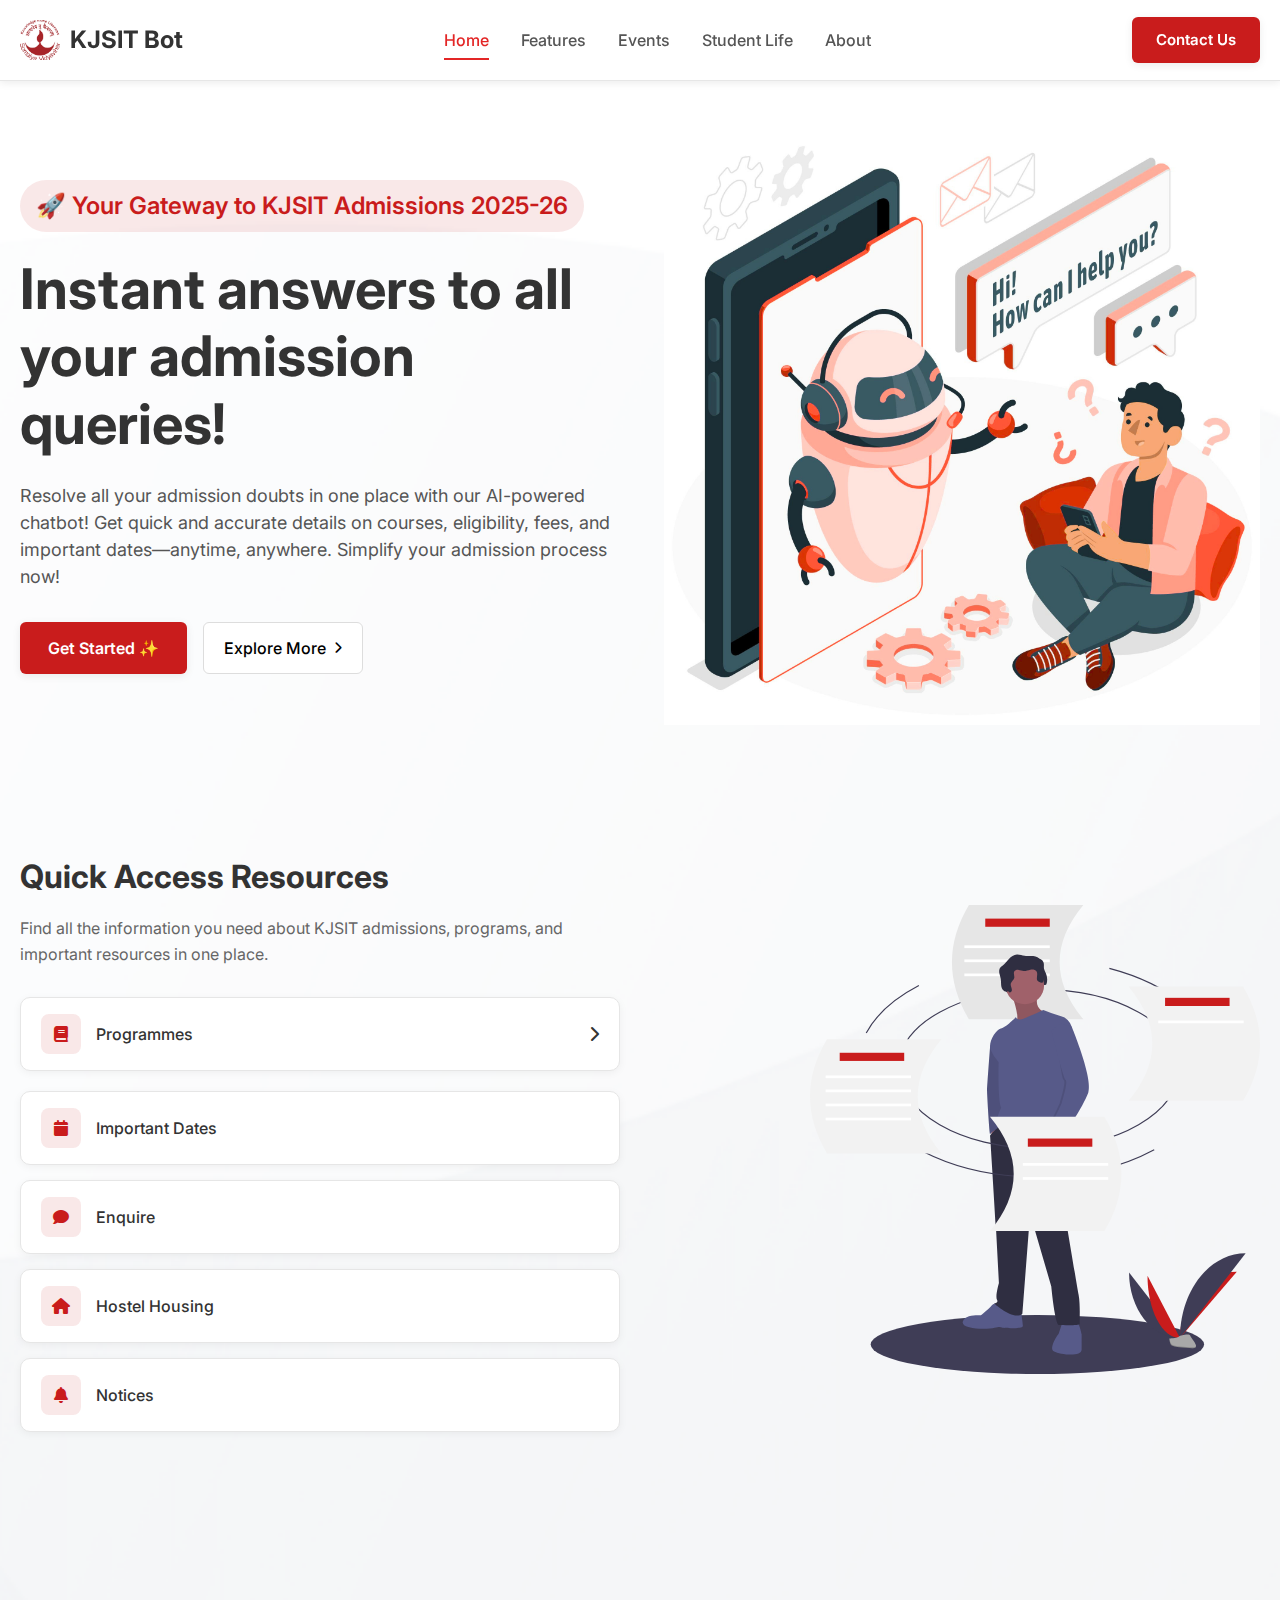
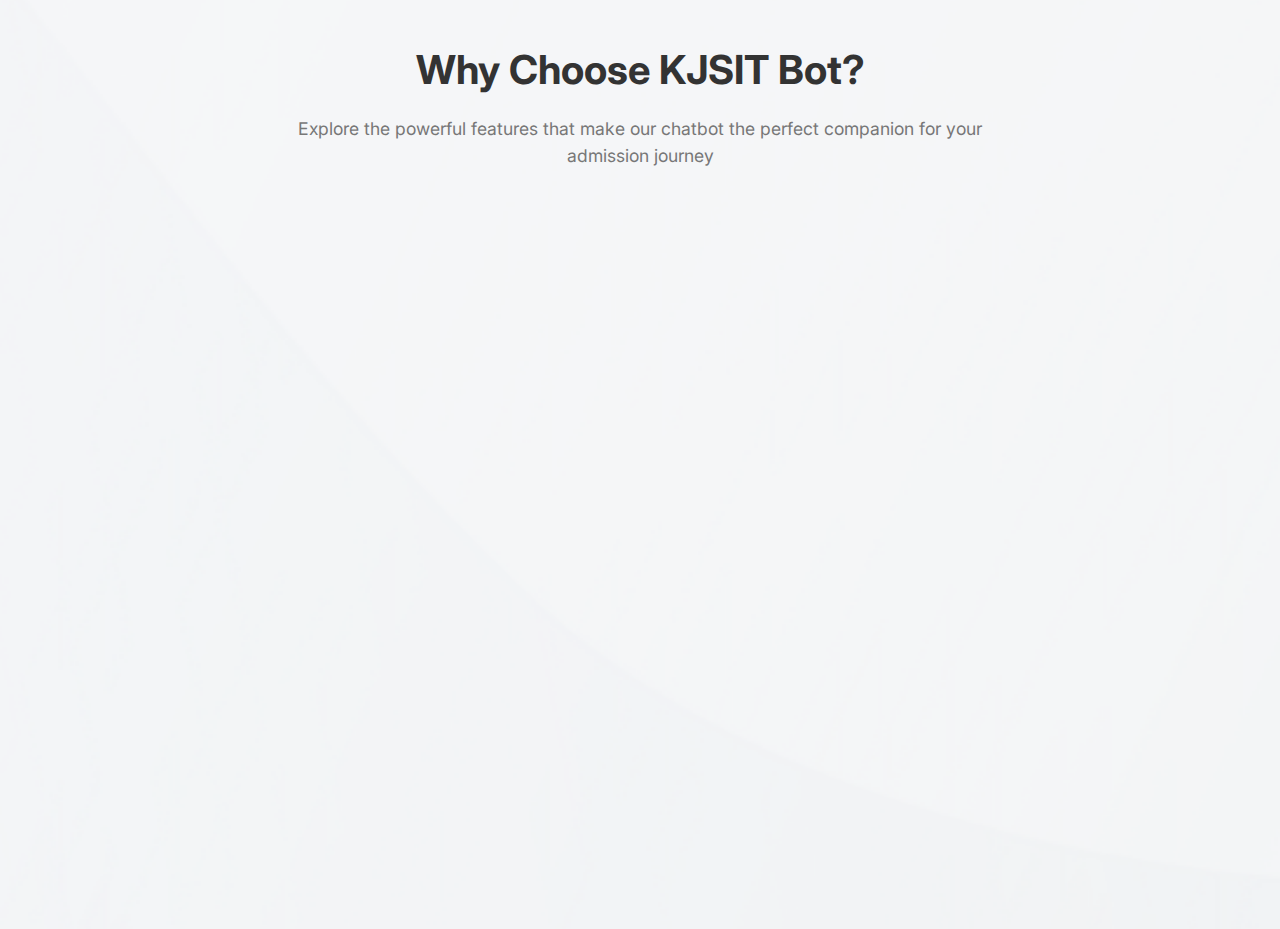
<file: index.html>
<!DOCTYPE html>
<html lang="en">

<head>
    <meta charset="UTF-8">
    <meta name="viewport" content="width=device-width, initial-scale=1.0">
    <title>KJSIT Bot - Your Admission Assistant</title>
    <link rel="stylesheet" href="style.css">
    <link rel="shortcut icon" href="./assets/logo.png" type="image/x-icon">
    <link href="https://cdnjs.cloudflare.com/ajax/libs/font-awesome/6.0.0/css/all.min.css" rel="stylesheet">
</head>

<body>
    <header class="header" id="header">
        <div class="container header-content">
            <a href="index.html" class="logo">
                <img src="./assets/logo.png" alt="KJSIT Bot Logo" class="logo-icon">
                <span class="logo-text">KJSIT Bot</span>
            </a>

            <nav class="nav">
                <a href="index.html" class="nav-link active">Home</a>
                <a href="#features" class="nav-link">Features</a>
                <a href="https://www.somaiya.edu.in/en/events-and-updates/events/" class="nav-link">Events</a>
                <a href="https://www.somaiya.edu.in/en/studentlife/" class="nav-link">Student Life</a>
                <a href="https://www.somaiya.edu.in/en/about" class="nav-link">About</a>
            </nav>

            <a href="https://kjsit.somaiya.edu.in/en/contact-us" class="contact-button">Contact Us</a>

            <button class="menu-button" id="menuToggle">
                <i class="fas fa-bars"></i>
            </button>
        </div>
    </header>

    <main class="main">
        <section class="hero">
            <div class="container">
                <div class="hero-content">
                    <div class="hero-text">
                        <div class="badge">🚀 Your Gateway to KJSIT Admissions 2025-26</div>
                        <h1 class="hero-title">Instant answers to all your admission queries!</h1>
                        <p class="hero-description">
                            Resolve all your admission doubts in one place with our AI-powered chatbot! Get quick and
                            accurate details on courses, eligibility, fees, and important dates—anytime, anywhere.
                            Simplify your admission process now!
                        </p>
                        <div class="button-group">
                            <a href="./Frontend/chatbot/chatbot.html" class="primary-button">Get Started ✨

                            </a>
                            <a href="#tour" class="secondary-button">
                                Explore More
                                <i class="fas fa-chevron-right"></i>
                            </a>
                        </div>
                    </div>
                    <div class="hero-image">
                        <img src="./assets/Rightnew.jpg" alt="KJSIT Bot Interface">
                    </div>
                </div>
            </div>
        </section>
    </main>

    <section class="program-links-section">
        <div class="container">
          <div class="program-links-wrapper">
            <div class="program-links-content">
              <div class="program-header">
                <h2 class="program-title">Quick Access Resources</h2>
                <p class="program-description">
                  Find all the information you need about KJSIT admissions, programs, and important resources in one place.
                </p>
              </div>
              
              <div class="program-links-container">
                <div class="link-category">
                  <a href="#" class="link-item">
                    <div class="link-icon">
                      <i class="fas fa-book"></i>
                    </div>
                    <span class="link-text">Programmes</span>
                    <div class="link-arrow">
                      <i class="fas fa-chevron-right"></i>
                    </div>
                  </a>
                  <div class="dropdown-menu">
                    <a href="https://kjsit.somaiya.edu.in/en/programme/computer-engineering" class="dropdown-item">Computer Engineering</a>
                    <a href="https://kjsit.somaiya.edu.in/en/programme/electronics-and-telecommunication-engineering" class="dropdown-item">Electronics and Telecommunication</a>
                    <a href="https://kjsit.somaiya.edu.in/en/programme/information-technology-engineering" class="dropdown-item">Information Technology</a>
                    <a href="https://kjsit.somaiya.edu.in/en/programme/be-in-artificial-intelligence-and-data-science" class="dropdown-item">Artificial Intelligence & Data Science</a>
                  </div>
                </div>
                
                <div class="link-category">
                  <a href="#" class="link-item">
                    <div class="link-icon">
                      <i class="fas fa-calendar"></i>
                    </div>
                    <span class="link-text">Important Dates</span>
                  </a>
                </div>
                
                <div class="link-category">
                  <a href="#" class="link-item">
                    <div class="link-icon">
                      <i class="fas fa-comment"></i>
                    </div>
                    <span class="link-text">Enquire</span>
                  </a>
                </div>
                
                <div class="link-category">
                  <a href="https://www.somaiya.edu.in/en/hostel-housing/" class="link-item">
                    <div class="link-icon">
                      <i class="fas fa-home"></i>
                    </div>
                    <span class="link-text">Hostel Housing</span>
                  </a>
                </div>
                
                <div class="link-category">
                  <a href="https://kjsit.somaiya.edu.in/en/notices/" class="link-item">
                    <div class="link-icon">
                      <i class="fas fa-bell"></i>
                    </div>
                    <span class="link-text">Notices</span>
                  </a>
                </div>
              </div>
            </div>
            
            <div class="program-links-image">
              <div class="image-glow"></div>
              <img src="./assets/undraw_memory-storage_x93l.svg" alt="Information Resources">
            </div>
          </div>
        </div>
      </section>

    
    

    <!-- Features Section -->
    <div class="featuresMain">
        <section id="features" class="features-section">
            <div class="section-header">
                <h2 class="features-title">Why Choose KJSIT Bot?</h2>
                <p class="features-description">Explore the powerful features that make our chatbot the perfect
                    companion for your admission journey</p>
            </div>

            <div class="features-container">
                <!-- Feature Card 1 -->
                <div class="feature-card">
                    <div class="feature-icon">
                        <i class="fas fa-clock"></i>
                    </div>
                    <h3 class="feature-card-title">24/7 Availability</h3>
                    <p class="feature-card-description">Get your questions answered anytime, day or night, without
                        waiting for office hours.</p>
                </div>

                <!-- Feature Card 2 -->
                <div class="feature-card">
                    <div class="feature-icon">
                        <i class="fas fa-robot"></i>
                    </div>
                    <h3 class="feature-card-title">AI-Powered Responses</h3>
                    <p class="feature-card-description">Our advanced AI provides accurate, up-to-date information about
                        KJSIT admissions.</p>
                </div>

                <!-- Feature Card 3 -->
                <div class="feature-card">
                    <div class="feature-icon">
                        <i class="fas fa-university"></i>
                    </div>
                    <h3 class="feature-card-title">Complete Course Info</h3>
                    <p class="feature-card-description">Access detailed information about all courses, eligibility
                        criteria, and specializations.</p>
                </div>

                <!-- Feature Card 4 -->
                <div class="feature-card">
                    <div class="feature-icon">
                        <i class="fas fa-calendar-alt"></i>
                    </div>
                    <h3 class="feature-card-title">Important Dates</h3>
                    <p class="feature-card-description">Never miss application deadlines, exam dates, and other critical
                        timelines.</p>
                </div>

                <!-- Feature Card 5 -->
                <div class="feature-card">
                    <div class="feature-icon">
                        <i class="fas fa-coins"></i>
                    </div>
                    <h3 class="feature-card-title">Fee Structures</h3>
                    <p class="feature-card-description">Get transparent information about tuition fees, scholarships,
                        and payment options.</p>
                </div>

                <!-- Feature Card 6 -->
                <div class="feature-card">
                    <div class="feature-icon">
                        <i class="fas fa-paperclip"></i>
                    </div>
                    <h3 class="feature-card-title">Document Checklist</h3>
                    <p class="feature-card-description">Prepare all necessary documents with our comprehensive
                        application checklist.</p>
                </div>
            </div>
        </section>
    </div>
    

    <script>
        document.addEventListener('DOMContentLoaded', function () {
            // Function to handle intersection observations
            const handleIntersect = (entries, observer) => {
                entries.forEach(entry => {
                    if (entry.isIntersecting) {
                        // Reset animation by removing and adding the class
                        entry.target.style.animation = 'none';
                        entry.target.offsetHeight; // Trigger reflow
                        entry.target.style.animation = null;

                        // No need to observe once animation has happened
                        observer.unobserve(entry.target);
                    }
                });
            };

            // Create an intersection observer
            const observer = new IntersectionObserver(handleIntersect, {
                root: null, // Use viewport as root
                threshold: 0.1, // Trigger when 10% of element is visible
                rootMargin: '-50px' // Offset from viewport
            });

            // Observe all feature cards
            document.querySelectorAll('.feature-card').forEach(card => {
                observer.observe(card);
            });

            // Smooth scrolling for navigation links
            document.querySelectorAll('a[href^="#"]').forEach(anchor => {
                anchor.addEventListener('click', function (e) {
                    e.preventDefault();

                    const targetId = this.getAttribute('href');
                    const targetElement = document.querySelector(targetId);

                    if (targetElement) {
                        targetElement.scrollIntoView({
                            behavior: 'smooth'
                        });
                    }
                });
            });
        });

        // Simple mobile menu toggle
        document.getElementById('menuToggle').addEventListener('click', function () {
            document.querySelector('.nav').classList.toggle('active');
        });

        document.addEventListener('DOMContentLoaded', function() {
    const linkCategories = document.querySelectorAll('.link-category');

    linkCategories.forEach(category => {
        const linkItem = category.querySelector('.link-item');
        const dropdownMenu = category.querySelector('.dropdown-menu');

        if (dropdownMenu) {
            // Toggle dropdown on click
            linkItem.addEventListener('click', function(e) {
                e.preventDefault();
                
                // Close other open dropdowns
                linkCategories.forEach(otherCategory => {
                    if (otherCategory !== category) {
                        otherCategory.querySelector('.dropdown-menu')?.classList.remove('show');
                    }
                });

                // Toggle current dropdown
                dropdownMenu.classList.toggle('show');
            });

            // Close dropdown when clicking outside
            document.addEventListener('click', function(e) {
                if (!category.contains(e.target)) {
                    dropdownMenu.classList.remove('show');
                }
            });
        }
    });
});

document.addEventListener("DOMContentLoaded", () => {
  // Handle dropdown toggles
  const linkItems = document.querySelectorAll(".link-item")

  linkItems.forEach((item) => {
    item.addEventListener("click", function (e) {
      e.preventDefault()

      const parent = this.closest(".link-category")
      const dropdown = parent.querySelector(".dropdown-menu")

      if (dropdown) {
        // Close all other dropdowns first
        document.querySelectorAll(".dropdown-menu.active").forEach((menu) => {
          if (menu !== dropdown) {
            menu.classList.remove("active")
            menu.closest(".link-category").querySelector(".link-item").classList.remove("active")
          }
        })

        // Toggle current dropdown
        dropdown.classList.toggle("active")
        this.classList.toggle("active")
      }
    })
  })

  // Close dropdown when clicking outside
  document.addEventListener("click", (e) => {
    if (!e.target.closest(".link-category")) {
      document.querySelectorAll(".dropdown-menu.active").forEach((menu) => {
        menu.classList.remove("active")
        menu.closest(".link-category").querySelector(".link-item").classList.remove("active")
      })
    }
  })

  // Add animation class after page loads
  const resourcesSection = document.querySelector(".program-links-section")
  if (resourcesSection) {
    setTimeout(() => {
      resourcesSection.classList.add("visible")
    }, 100)
  }
})


    </script>
</body>

</html>
</file>
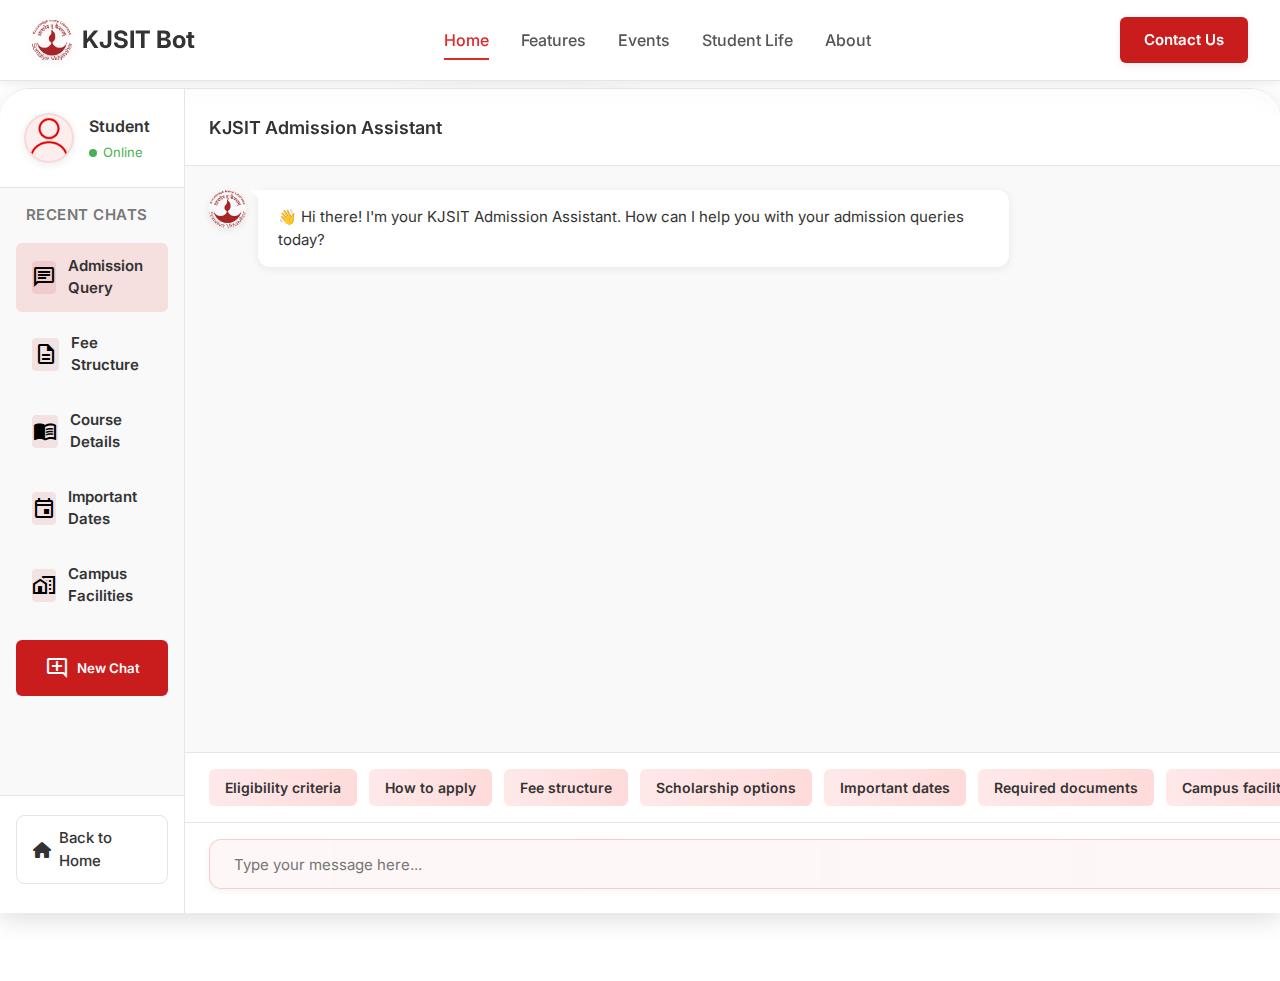
<file: Frontend/chatbot/chatbot.html>
<!DOCTYPE html>
<html lang="en">


<head>
    <meta charset="UTF-8">
    <meta name="viewport" content="width=device-width, initial-scale=1.0">
    <title>KJSIT Bot</title>
    <link rel="stylesheet" href="chatbot.css">
    <link rel="shortcut icon" href="/assets/logo.png" type="image/x-icon">
    <link rel="stylesheet" href="https://fonts.googleapis.com/icon?family=Material+Icons+Outlined">
    <link rel="stylesheet" href="https://cdnjs.cloudflare.com/ajax/libs/font-awesome/6.4.0/css/all.min.css">
    <link rel="stylesheet" href="/style.css">

</head>

<body>
    <div class="header" id="header">
        <header class="header-content">
            <a href="/index.html" class="logo">
                <img src="/assets/logo.png" alt="Bot Logo" class="logo-icon" />
                <span class="logo-text">KJSIT Bot</span>
            </a>

            <nav class="nav">
                <a href="index.html" class="nav-link active">Home</a>
                <a href="#features" class="nav-link">Features</a>
                <a href="https://www.somaiya.edu.in/en/events-and-updates/events/" class="nav-link">Events</a>
                <a href="https://www.somaiya.edu.in/en/studentlife/" class="nav-link">Student Life</a>
                <a href="https://www.somaiya.edu.in/en/about" class="nav-link">About</a>
            </nav>

            <a href="https://kjsit.somaiya.edu.in/en/contact-us" class="contact-button">Contact Us</a>

            <button class="menu-button" id="menuToggle">
                <i class="fas fa-bars menuicon"></i>
            </button>
        </header>
    </div>

    <div class="chat-body">
        <!-- Mobile sidebar toggle button -->
        <button class="sidebar-toggle" id="sidebarToggle">
            <i class="fas fa-chevron-right"></i>
        </button>

        <div class="chat-container">
            <!-- Sidebar -->
            <div class="sidebar" id="sidebar">
                <!-- User Profile -->
                <div class="user-profile">
                    <div class="profile-image">
                        <img src="/assets/person.png" alt="User Profile">
                    </div>
                    <div class="profile-info">
                        <h3 class="user-name">Student</h3>
                        <p class="user-status">Online</p>
                    </div>
                </div>

                <!-- Chat History -->
                <div class="chat-history">
                    <h3 class="history-title">Recent Chats</h3>
                    <ul class="history-list">
                        <li class="history-item active">
                            <span class="history-icon"><span class="material-icons-outlined">chat</span></span>
                            <span class="history-text">Admission Query</span>
                        </li>
                        <li class="history-item">
                            <span class="history-icon"><span class="material-icons-outlined">description</span></span>
                            <span class="history-text">Fee Structure</span>
                        </li>
                        <li class="history-item">
                            <span class="history-icon"><span class="material-icons-outlined">menu_book</span></span>
                            <span class="history-text">Course Details</span>
                        </li>
                        <li class="history-item">
                            <span class="history-icon"><span class="material-icons-outlined">event</span></span>
                            <span class="history-text">Important Dates</span>
                        </li>
                        <li class="history-item">
                            <span class="history-icon"><span class="material-icons-outlined">home_work</span></span>
                            <span class="history-text">Campus Facilities</span>
                        </li>
                    </ul>
                    <button class="new-chat-btn">
                        <span class="material-icons-outlined">add_comment</span> New Chat
                    </button>
                </div>


                <!-- Back to Home -->
                <div class="back-to-home">
                    <a href="/index.html" class="home-link">
                        <i class="fas fa-home"></i> Back to Home
                    </a>
                </div>
            </div>

            <!-- Main Chat Area -->
            <div class="main-chat">
                <!-- Chat Header -->
                <div class="chat-header">
                    <h2>KJSIT Admission Assistant</h2>
                    <div class="header-actions">
                        <button class="clear-chat-btn" title="Clear chat">
                            <i class="fas fa-trash"></i>
                        </button>
                        <button class="settings-btn" title="Settings">
                            <i class="fas fa-cog"></i>
                        </button>
                    </div>
                </div>

                <!-- Chat Messages -->
                <div class="chat-messages" id="chatMessages">
                    <!-- AI Welcome Message -->
                    <div class="message ai-message">
                        <div class="message-avatar">
                            <img src="/assets/logo.png" alt="Bot Avatar">
                        </div>
                        <div class="message-content">
                            <p>👋 Hi there! I'm your KJSIT Admission Assistant. How can I help you with your admission
                                queries today?</p>
                        </div>
                    </div>



                    <!-- Typing indicator (hidden by default, show with JS) -->
                    <div class="typing" style="display: none;">
                        <div class="dot dot-1"></div>
                        <div class="dot dot-2"></div>
                        <div class="dot dot-3"></div>
                    </div>
                </div>

                <!-- Suggestion Buttons -->
                <div class="suggestion-buttons">
                    <button class="suggestion-btn">Eligibility criteria</button>
                    <button class="suggestion-btn">How to apply</button>
                    <button class="suggestion-btn">Fee structure</button>
                    <button class="suggestion-btn">Scholarship options</button>
                    <button class="suggestion-btn">Important dates</button>
                    <button class="suggestion-btn">Required documents</button>
                    <button class="suggestion-btn">Campus facilities</button>
                    <button class="suggestion-btn">Placement statistics</button>
                </div>

                <!-- Chat Input -->
                <div class="chat-input">
                    <input type="text" id="userInput" placeholder="Type your message here...">
                    <button id="sendBtn">
                        <img src="/assets/up.png" alt="Send">
                    </button>
                </div>
            </div>
        </div>
    </div>

    <script src="chatbot.js"></script>

    <!-- 
    <script>
        // Simple JavaScript for sidebar toggle functionality
        document.addEventListener('DOMContentLoaded', function () {
            const sidebarToggle = document.getElementById('sidebarToggle');
            const menuToggle = document.getElementById('menuToggle');
            const sidebar = document.getElementById('sidebar');

            // Function to toggle sidebar
            function toggleSidebar() {
                sidebar.classList.toggle('open');
            }
            function toggleNavbar() {
                nav.classList.toggle('open');
            }

            // Event listeners for both toggle buttons
            sidebarBtn.addEventListener('click', toggleSidebar);
            navbarBtn.addEventListener('click', toggleNavbar);

            // Function to add user message to chat
            function addUserMessage(message) {
                const chatMessages = document.getElementById('chatMessages');
                const userMessageDiv = document.createElement('div');
                userMessageDiv.className = 'message user-message';

                userMessageDiv.innerHTML = `
                    <div class="message-avatar">
                        <img src="../assets/user-avatar.png" alt="User Avatar">
                    </div>
                    <div class="message-content">
                        <p>${message}</p>
                    </div>
                `;

                chatMessages.appendChild(userMessageDiv);
                chatMessages.scrollTop = chatMessages.scrollHeight;

                // Show typing indicator
                const typingIndicator = document.querySelector('.typing');
                typingIndicator.style.display = 'flex';
            }

            // Function to simulate bot response
            function simulateResponse(userMessage) {
                // Simulate a delay for response
                setTimeout(() => {
                    // Hide typing indicator
                    const typingIndicator = document.querySelector('.typing');
                    typingIndicator.style.display = 'none';

                    // Generate response based on user input
                    let response = '';
                    if (userMessage.toLowerCase().includes('eligibility')) {
                        response = 'For B.Tech Computer Science, you need:<br>- Minimum 60% in 10+2 with PCM<br>- Valid JEE Mains score<br>- Must have passed 12th in 2023 or 2024';
                    } else if (userMessage.toLowerCase().includes('apply')) {
                        response = 'To apply:<br>1. Register on the state CET cell website<br>2. Fill the application form with your JEE Mains score<br>3. Select KJSIT as one of your preferred colleges<br>4. Wait for allotment results';
                    } else if (userMessage.toLowerCase().includes('fee')) {
                        response = 'The fee structure for B.Tech Computer Science is:<br>- Tuition fee: ₹1,25,000 per year<br>- Development fee: ₹15,000 per year<br>- Exam fee: ₹5,000 per year<br>- Caution money deposit: ₹10,000 (refundable)';
                    } else if (userMessage.toLowerCase().includes('scholarship')) {
                        response = 'We offer several scholarship options:<br>- Merit-based scholarships for top JEE rankers<br>- Financial need-based scholarships<br>- Sports excellence scholarships<br>- Girl student scholarships';
                    } else if (userMessage.toLowerCase().includes('dates')) {
                        response = 'Important dates:<br>- Application start: June 10, 2025<br>- Application deadline: July 15, 2025<br>- Merit list: July 30, 2025<br>- Counseling: August 5-15, 2025<br>- Classes begin: September 1, 2025';
                    } else if (userMessage.toLowerCase().includes('documents')) {
                        response = 'Required documents:<br>- JEE Mains scorecard<br>- 10th and 12th mark sheets<br>- Transfer certificate<br>- Character certificate<br>- Domicile certificate (if applicable)<br>- Category certificate (if applicable)<br>- 4 passport size photographs';
                    } else if (userMessage.toLowerCase().includes('facilities')) {
                        response = 'Our campus offers:<br>- State-of-the-art computer labs<br>- High-speed Wi-Fi<br>- Digital library<br>- Sports complex<br>- Cafeteria<br>- Hostel facilities<br>- 24/7 medical assistance';
                    } else if (userMessage.toLowerCase().includes('placement')) {
                        response = 'Our placement statistics:<br>- 92% placement rate for CS graduates<br>- Average package: ₹8.5 LPA<br>- Highest package: ₹24 LPA<br>- Top recruiters: TCS, Infosys, Wipro, Amazon, Microsoft';
                    } else {
                        response = 'Thank you for your query. Is there anything specific about KJSIT admissions you would like to know?';
                    }

                    // Add AI response to chat
                    const chatMessages = document.getElementById('chatMessages');
                    const aiMessageDiv = document.createElement('div');
                    aiMessageDiv.className = 'message ai-message';

                    aiMessageDiv.innerHTML = `
                        <div class="message-avatar">
                            <img src="../assets/logo.png" alt="Bot Avatar">
                        </div>
                        <div class="message-content">
                            <p>${response}</p>
                        </div>
                    `;

                    chatMessages.appendChild(aiMessageDiv);
                    chatMessages.scrollTop = chatMessages.scrollHeight;
                }, 1500); // 1.5 second delay to simulate thinking
            }

            // Suggestion buttons functionality
            const suggestionBtns = document.querySelectorAll('.suggestion-btn');
            suggestionBtns.forEach(btn => {
                btn.addEventListener('click', function () {
                    const suggestionText = this.textContent;
                    document.getElementById('userInput').value = suggestionText;

                    // Optionally, you can automatically send the suggestion
                    addUserMessage(suggestionText);
                    simulateResponse(suggestionText);
                });
            });

            // Send button functionality
            document.getElementById('sendBtn').addEventListener('click', function () {
                const userInput = document.getElementById('userInput');
                const message = userInput.value.trim();

                if (message !== '') {
                    addUserMessage(message);
                    simulateResponse(message);
                    userInput.value = '';
                }
            });

            // Enter key functionality
            document.getElementById('userInput').addEventListener('keypress', function (e) {
                if (e.key === 'Enter') {
                    const message = this.value.trim();

                    if (message !== '') {
                        addUserMessage(message);
                        simulateResponse(message);
                        this.value = '';
                    }
                }
            });

            // Clear chat functionality
            document.querySelector('.clear-chat-btn').addEventListener('click', function () {
                const chatMessages = document.getElementById('chatMessages');
                // Keep only the first AI welcome message
                const welcomeMessage = chatMessages.querySelector('.ai-message');
                chatMessages.innerHTML = '';
                chatMessages.appendChild(welcomeMessage);
            });
        });


    </script> -->
</body>

</html>
</file>
<file: style.css>
@import url('https://fonts.googleapis.com/css2?family=Inter:wght@300;400;500;600;700&display=swap');

:root {
  --primary-color: #c91c1c;
  --primary-light: rgba(201, 28, 28, 0.1);
  --primary-dark: #a51717;
  --accent-color: #e32626;
  --text-color: #333333;
  --text-secondary: #555555;
  --text-light: #777777;
  --background-color: #ffffff;
  --background-light: #f9f9f9;
  --light-gray: #f0f0f0;
  --gray: #808080;
  --dark-gray: #555;
  --border-color: #e6e6e6;
  --shadow-sm: 0 2px 8px rgba(0, 0, 0, 0.08);
  --shadow-md: 0 4px 12px rgba(0, 0, 0, 0.1);
  --shadow-lg: 0 8px 24px rgba(0, 0, 0, 0.12);
  --radius-sm: 6px;
  --radius-md: 12px;
  --radius-lg: 24px;
  --radius-full: 9999px;
  --transition-fast: 0.15s ease;
  --transition-normal: 0.25s ease;
  --max-width: 1280px;
}

* {
  margin: 0;
  padding: 0;
  box-sizing: border-box;
  font-family: 'Inter', sans-serif;
}

body {
  background-image: url('/assets/bgimg.png');
  background-size: cover;  /* Ensures it covers the entire section */
    background-repeat: no-repeat; /* Prevents the image from repeating */
    background-position: center; /* Centers the image */
  color: var(--text-color);
  /* background-color: var(--background-color); */
  line-height: 1.5;
  min-height: 100vh;
  width: 100vw;
  overflow-x: hidden;
}

a {
  text-decoration: none;
  color: inherit;
}

.container {
  width: 100%;
  max-width: var(--max-width);
  margin: 0 auto;
  padding: 0 1.5rem;
}

/* Header Styles */
.header {
  position: sticky;
  top: 0;
  z-index: 100;
  background-color: #ffffff89;
  /* background-color: var(--background-color); */
  border-bottom: 1px solid var(--border-color);
  box-shadow: var(--shadow-sm);
  backdrop-filter: blur(8px);

  -webkit-backdrop-filter: blur(10px);
  /* For Safari */
}

.header-content {
  display: flex;
  justify-content: space-between;
  align-items: center;
  height: 5rem;
  max-width: var(--max-width);
  margin: 0 auto;
  padding: 0 2rem;
}

.logo {
  display: flex;
  align-items: center;
  gap: 0.625rem;
  transition: transform var(--transition-fast);
}

.logo:hover {
  transform: scale(1.02);
}

.logo-icon {
  height: 2.5rem;
  width: 2.5rem;
  object-fit: cover;
  border-radius: var(--radius-sm);
}

.logo-text {
  font-size: 1.5rem;
  font-weight: 700;
  color: var(--text-color);
  transition: color var(--transition-fast);
}

.logo:hover .logo-text {
  color: var(--accent-color);
}

.nav {
  display: none;
  gap: 2rem;
}

@media (min-width: 768px) {
  .nav {
    display: flex;
  }
}

.nav.active {
  display: flex;
  position: absolute;
  top: 5rem;
  left: 0;
  right: 0;
  flex-direction: column;
  background-color: var(--background-color);
  padding: 1.5rem;
  box-shadow: var(--shadow-md);
  border-bottom: 1px solid var(--border-color);
  z-index: 50;
}

.nav-link {
  color: var(--text-secondary);
  font-size: 1rem;
  font-weight: 500;
  transition: all var(--transition-fast);
  position: relative;
  padding: 0.5rem 0;
}

.nav-link::after {
  content: '';
  position: absolute;
  width: 0;
  height: 2px;
  bottom: 0;
  left: 0;
  background-color: var(--accent-color);
  transition: width var(--transition-normal);
}

.nav-link:hover,
.nav-link.active {
  color: var(--accent-color);
}

.nav-link:hover::after,
.nav-link.active::after {
  width: 100%;
}

.contact-button {
  display: none;
  background-color: var(--primary-color);
  color: white;
  border-radius: var(--radius-sm);
  padding: 0.75rem 1.5rem;
  font-size: 0.9375rem;
  font-weight: 600;
  box-shadow: var(--shadow-sm);
  transition: all var(--transition-fast);
}

@media (min-width: 768px) {
  .contact-button {
    display: inline-block;
  }
}

.contact-button:hover {
  background-color: var(--accent-color);
  transform: translateY(-2px);
  box-shadow: var(--shadow-md);
}

.menu-button {
  display: flex;
  align-items: center;
  justify-content: center;
  background-color: var(--primary-light);
  color: var(--primary-color);
  border: none;
  border-radius: var(--radius-sm);
  width: 2.5rem;
  height: 2.5rem;
  font-size: 1.25rem;
  cursor: pointer;
  transition: all var(--transition-fast);
}

@media (min-width: 768px) {
  .menu-button {
    display: none;
  }
}

.menu-button:hover {
  background-color: var(--primary-color);
  color: white;
}

/* Hero Section */
.hero {
  padding: 3rem 0;
}

.hero-content {
  display: flex;
  flex-direction: column;
  gap: 3rem;
}

@media (min-width: 768px) {
  .hero-content {
    flex-direction: row;
    align-items: center;
  }
}

.hero-text {
  flex: 1;
  text-align: center;
  animation: fadeInUp 1s ease forwards;
}

@media (min-width: 768px) {
  .hero-text {
    text-align: left;
  }
}

@keyframes fadeInUp {
  from {
    opacity: 0;
    transform: translateY(20px);
  }

  to {
    opacity: 1;
    transform: translateY(0);
  }
}

.badge {
  display: inline-block;
  background-color: var(--primary-light);
  color: var(--primary-color);
  padding: 0.5rem 1rem;
  border-radius: var(--radius-full);
  font-size: 1.5rem;
  font-weight: 600;
  margin-bottom: 1.5rem;
}

.hero-title {
  font-size: 2.5rem;
  font-weight: 700;
  margin-bottom: 1.5rem;
  line-height: 1.2;
}

@media (min-width: 768px) {
  .hero-title {
    font-size: 3.5rem;
  }
}

.hero-description {
  color: var(--text-secondary);
  font-size: 1.125rem;
  margin-bottom: 2rem;
  max-width: 600px;
  margin-left: auto;
  margin-right: auto;
}

@media (min-width: 768px) {
  .hero-description {
    margin-left: 0;
  }
}

.button-group {
  display: flex;
  gap: 1rem;
  flex-wrap: wrap;
  justify-content: center;
}

@media (min-width: 768px) {
  .button-group {
    justify-content: flex-start;
  }
}

.primary-button {
  background-color: var(--primary-color);
  color: white;
  border-radius: var(--radius-sm);
  padding: 0.875rem 1.75rem;
  font-size: 1rem;
  font-weight: 600;
  box-shadow: var(--shadow-sm);
  transition: all var(--transition-fast);
  display: inline-block;
}


.primary-button:hover {
  background-color: var(--accent-color);
  transform: translateY(-2px);
  box-shadow: var(--shadow-md);
}

/* .secondary-button {
  background-color: var(--dark-gray);
  color: white;
  border-radius: var(--radius-sm);
  padding: 0.875rem 1.75rem;
  font-size: 1rem;
  font-weight: 600;
  box-shadow: var(--shadow-sm);
  transition: all var(--transition-fast);
  display: inline-flex;
  align-items: center;
  gap: 0.5rem;
} */
.secondary-button {
  display: inline-flex;
  align-items: center;
  gap: 8px;
  padding: 10px 20px;
  font-size: 16px;
  font-weight: 500;
  color: black;
  background-color: white;
  border: 1px solid #ddd;
  border-radius: 6px;
  cursor: pointer;
  transition: all 0.3s ease-in-out;
}

.secondary-button:hover {
  background-color: #dfdfdf;
  transform: translateY(-2px);
  box-shadow: var(--shadow-md);
}


/* .secondary-button:hover {
  background-color: var(--gray);
  transform: translateY(-2px);
  box-shadow: var(--shadow-md);
} */

.secondary-button i {
  font-size: 0.75rem;
}

.hero-image {
  flex: 1;
  /* border-radius: var(--radius-lg); */
  overflow: hidden;
  /* box-shadow: var(--shadow-lg); */
  transition: all var(--transition-normal);
  animation: fadeIn 2s ease;
}

@keyframes fadeIn {
  from {
    opacity: 0;
  }

  to {
    opacity: 1;
  }
}

.hero-image:hover {
  transform: translateY(-5px);
  /* box-shadow: 0 20px 40px rgba(201, 28, 28, 0.15); */
}

.hero-image img {
  width: 100%;
  height: auto;
  display: block;
  transition: transform 0.5s ease;
}

.hero-image:hover img {
  transform: scale(1.03);
}


/* Program Links Section Styles */
.program-links-section {
  padding: 80px 0;
  /* background: linear-gradient(to bottom, #ffffff, #f8f8f8);
  border-top: 1px solid #eaeaea;
  border-bottom: 1px solid #eaeaea; */
  opacity: 0;
  transform: translateY(20px);
  transition: opacity 0.8s ease, transform 0.8s ease;
}

.program-links-section.visible {
  opacity: 1;
  transform: translateY(0);
}

.container {
  width: 100%;
  max-width: 1280px;
  margin: 0 auto;
  padding: 0 20px;

}

.program-links-wrapper {
  display: flex;
  flex-direction: column;
  gap: 50px;
  align-items: center;
}

.program-links-content {
  width: 100%;
  max-width: 600px;
  order: 2;
}

.program-links-image {
  width: 100%;
  max-width: 450px;
  position: relative;
  order: 1;
}

.program-links-image img {
  
  width: 100%;
  height: auto;
  /* border-radius: 12px; */
  /* box-shadow: 0 10px 30px rgba(0, 0, 0, 0.1); */
  transition: transform 0.5s ease;
  position: relative;
  z-index: 2;
}

.program-links-image:hover img {
  transform: scale(1.03);
}

/* .image-glow {
  position: absolute;
  top: -10px;
  left: -10px;
  right: -10px;
  bottom: -10px;
  background: linear-gradient(45deg, rgba(201, 28, 28, 0.2), rgba(227, 38, 38, 0.2));
  border-radius: 16px;
  filter: blur(20px);
  z-index: 1;
  opacity: 0.6;
  animation: pulse 3s infinite alternate;
} */

@keyframes pulse {
  0% {
    opacity: 0.4;
  }
  100% {
    opacity: 0.7;
  }
}

.program-header {
  margin-bottom: 30px;
  text-align: center;
}

.program-title {
  font-size: 32px;
  font-weight: 700;
  color: #333;
  margin-bottom: 15px;
}

.program-description {
  font-size: 16px;
  color: #666;
  line-height: 1.6;
}

.program-links-container {
  display: flex;
  flex-direction: column;
  gap: 15px;
}

.link-category {
  position: relative;
}

.link-item {
  display: flex;
  align-items: center;
  padding: 16px 20px;
  background-color: #fff;
  border-radius: 10px;
  border: 1px solid #e6e6e6;
  box-shadow: 0 2px 8px rgba(0, 0, 0, 0.05);
  transition: all 0.3s ease;
  text-decoration: none;
  color: #333;
  position: relative;
}

.link-item:hover,
.link-item.active {
  border-color: rgba(201, 28, 28, 0.3);
  box-shadow: 0 4px 12px rgba(201, 28, 28, 0.1);
  transform: translateY(-2px);
}

.link-icon {
  display: flex;
  align-items: center;
  justify-content: center;
  width: 40px;
  height: 40px;
  background-color: rgba(201, 28, 28, 0.1);
  color: #c91c1c;
  border-radius: 8px;
  margin-right: 15px;
  transition: background-color 0.3s ease;
}

.link-item:hover .link-icon,
.link-item.active .link-icon {
  background-color: rgba(201, 28, 28, 0.2);
}

.link-text {
  font-size: 16px;
  font-weight: 500;
  flex-grow: 1;
}

.link-arrow {
  transition: transform 0.3s ease;
}

.link-item.active .link-arrow {
  transform: rotate(90deg);
  color: #c91c1c;
}

.dropdown-menu {
  max-height: 0;
  overflow: hidden;
  opacity: 0;
  background-color: #fff;
  border-radius: 0 0 10px 10px;
  box-shadow: 0 4px 12px rgba(0, 0, 0, 0.08);
  margin-top: 5px;
  transition: all 0.3s ease;
  z-index: 10;
}

.dropdown-menu.active {
  max-height: 300px;
  opacity: 1;
}

.dropdown-item {
  display: block;
  padding: 12px 20px 12px 55px;
  color: #555;
  text-decoration: none;
  transition: background-color 0.2s ease;
  border-bottom: 1px solid #f0f0f0;
}

.dropdown-item:last-child {
  border-bottom: none;
}

.dropdown-item:hover {
  background-color: rgba(201, 28, 28, 0.05);
  color: #c91c1c;
}

/* Responsive styles */
@media (min-width: 768px) {
  .program-links-wrapper {
    flex-direction: row;
    justify-content: space-between;
    
  }

  .program-links-content {
    order: 1;
    text-align: left;
  }

  .program-links-image {
    order: 2;
  }

  .program-header {
    text-align: left;
  }
}

/* Animation keyframes */
@keyframes fadeInUp {
  from {
    opacity: 0;
    transform: translateY(20px);
  }
  to {
    opacity: 1;
    transform: translateY(0);
  }
}

@keyframes fadeIn {
  from {
    opacity: 0;
  }
  to {
    opacity: 1;
  }
}



/* Features Section Styles */
.features-section {
  max-width: var(--max-width);
  margin: 6rem auto 4rem;
  padding: 2rem;
  scroll-margin-top: 5rem;
}

.section-header {
  text-align: center;
  margin-bottom: 4rem;
}

.features-title {
  font-size: 2.5rem;
  font-weight: 700;
  color: var(--text-color);
  margin-bottom: 1rem;
}

.features-description {
  font-size: 1.1rem;
  color: var(--text-light);
  max-width: 700px;
  margin: 0 auto;
}

.features-container {
  display: grid;
  grid-template-columns: repeat(1, 1fr);
  gap: 2rem;
}

.feature-card {
  /* background-color: var(--background-light); */
  border-radius: var(--radius-md);
  padding: 2.5rem 2rem;
  box-shadow: var(--shadow-sm);
  transition: all var(--transition-normal);
  text-align: center;
  display: flex;
  flex-direction: column;
  align-items: center;
  opacity: 0;
  transform: translateY(20px);
  animation: fadeInUp 0.5s ease forwards;
}

.feature-card:hover {
  box-shadow: var(--shadow-md);
  transform: translateY(-5px);
}

.feature-icon {
  background-color: var(--primary-light);
  color: var(--primary-color);
  font-size: 1.75rem;
  height: 4rem;
  width: 4rem;
  border-radius: var(--radius-full);
  display: flex;
  align-items: center;
  justify-content: center;
  margin-bottom: 1.5rem;
}

.feature-card-title {
  font-size: 1.5rem;
  font-weight: 600;
  margin-bottom: 1rem;
  color: var(--text-color);
}

.feature-card-description {
  color: var(--text-secondary);
  line-height: 1.6;
}

/* Responsive for tablet */
@media screen and (min-width: 768px) {
  .features-container {
    grid-template-columns: repeat(2, 1fr);
  }
}

/* Responsive for desktop */
@media screen and (min-width: 1024px) {
  .features-container {
    grid-template-columns: repeat(3, 1fr);
  }
}

/* Animation delay for staggered appearance */
.features-container .feature-card:nth-child(1) {
  animation-delay: 0.1s;
}

.features-container .feature-card:nth-child(2) {
  animation-delay: 0.2s;
}

.features-container .feature-card:nth-child(3) {
  animation-delay: 0.3s;
}

.features-container .feature-card:nth-child(4) {
  animation-delay: 0.4s;
}

.features-container .feature-card:nth-child(5) {
  animation-delay: 0.5s;
}

.features-container .feature-card:nth-child(6) {
  animation-delay: 0.6s;
}
</file>
<file: Frontend/chatbot/chatbot.css>
@import url('https://fonts.googleapis.com/css2?family=Inter:wght@300;400;500;600;700&display=swap');

:root {
  --primary-color: hsl(0, 79%, 41%);
  --primary-light: hsla(0, 79%, 50%, 0.15);
  --primary-dark: hsl(0, 79%, 35%);
  --accent-color: #e32626;
  --text-color: #333333;
  --text-secondary: #555555;
  --text-light: #777777;
  --link-color: #eb2525;
  --background-color: #ffffff;
  --background-light: #f9f9f9;
  --light-gray: #f0f0f0;
  --gray: #808080;
  --dark-gray: #555;
  --border-color: #e6e6e6;
  --shadow-sm: 0 2px 8px rgba(0, 0, 0, 0.08);
  --shadow-md: 0 4px 12px rgba(0, 0, 0, 0.1);
  --shadow-lg: 0 8px 24px rgba(0, 0, 0, 0.12);
  --radius-sm: 6px;
  --radius-md: 12px;
  --radius-lg: 24px;
  --radius-full: 9999px;
  --transition-fast: 0.15s ease;
  --transition-normal: 0.25s ease;
  --max-width: 1280px;
}

* {
  margin: 0;
  padding: 0;
  box-sizing: border-box;
  font-family: 'Inter', sans-serif;
  text-decoration: none;
}

body {
  height: 100vh;
  width: 100vw;
  overflow: hidden;
  background-color: var(--background-color);
  color: var(--text-color);
}

/* Header Styles */
.header {
  position: relative;
  z-index: 10;
  transition: background-color var(--transition-normal);
}

.header-content {
  display: flex;
  justify-content: space-between;
  max-width: var(--max-width);
  margin: 0 auto;
  padding: 1.25rem 2rem;
  align-items: center;
}

.logo {
  display: flex;
  align-items: center;
  font-size: 2rem;
  font-weight: bold;
  color: var(--text-color);
  gap: 0.625rem;
  transition: transform var(--transition-fast);
}

.logo:hover {
  transform: scale(1.02);
}

.logo-icon {
  height: 2.5rem;
  width: 2.5rem;
  filter: drop-shadow(0 2px 4px rgba(0, 0, 0, 0.1));
}

.logo-text {
  font-size: 1.75rem;
  font-weight: 700;
  transition: color var(--transition-fast);
}

.logo:hover .logo-text {
  color: var(--accent-color);
}

.nav {
  display: none;
  gap: 2rem;
}

@media screen and (min-width: 768px) {
  .nav {
    display: flex;
  }
}

.nav-link {
  color: var(--text-secondary);
  font-size: 1rem;
  font-weight: 500;
  transition: all var(--transition-fast);
  position: relative;
  /* padding: 0.5rem 0; */
}

.nav-link:after {
  content: '';
  position: absolute;
  width: 0;
  height: 2px;
  bottom: 0;
  left: 0;
  background-color: var(--accent-color);
  transition: width var(--transition-normal);
}

.nav-link:hover {
  color: var(--accent-color);
}

.nav-link:hover:after {
  width: 100%;
}

.contact-button {
  display: none;
  background-color: var(--primary-color);
  color: var(--background-color);
  border-radius: var(--radius-sm);
  border: none;
  transition: all var(--transition-fast);
  padding: 0.75rem 1.5rem;
  font-size: 0.9375rem;
  font-weight: 600;
  box-shadow: var(--shadow-sm);
  cursor: pointer;
}

@media screen and (min-width: 768px) {
  .contact-button {
    display: block;
  };
}

.contact-button:hover {
  background-color: var(--accent-color);
  transform: translateY(-2px);
  box-shadow: var(--shadow-md);
}

.menu-button {
  display: none;
}

@media screen and (max-width: 768px) {
  .menu-button {
    display: flex;
    align-items: center;
    justify-content: center;
    border: none;
    border-radius: var(--radius-sm);
    font-size: 1rem;
    background-color: var(--primary-light);
    color: var(--primary-color);
    padding: 0.625rem;
    cursor: pointer;
  }
}

.menuicon {
  height: 1.5rem;
  width: 1.5rem;
}

/* Chat Body Specific Styles */
.chat-body {
  overflow: hidden;
  display: flex;
  flex-direction: column;
  height: 100vh;

  
}

.chat-container {
  display: flex;
  height: calc(100vh - 75px);
  width: 100%;
  overflow: hidden;
  border-top: 1px solid var(--border-color);
  margin-top: 7px;
  border-top-left-radius: 30px;
  border-top-right-radius: 30px;
  box-shadow: var(--shadow-lg);
 

}

/* Sidebar Styles */
.sidebar {
  width: 300px;
  background-color: var(--background-light);
  border-right: 1px solid var(--border-color);
  display: flex;
  flex-direction: column;
  transition: all var(--transition-normal);
}

/* User Profile Section */
.user-profile {
  padding: 1.5rem;
  display: flex;
  align-items: center;
  border-bottom: 1px solid var(--border-color);
  background-color: var(--background-color);
}

.profile-image {
  width: 50px;
  height: 50px;
  border-radius: 50%;
  overflow: hidden;
  margin-right: 15px;
  box-shadow: var(--shadow-sm);
  border: 2px solid var(--primary-light);
  background: rgba(227, 38, 38, 0.08);;
}

.profile-image img {
  width: 100%;
  height: 100%;
  object-fit: cover;
}

.profile-info {
  flex: 1;
}

.user-name {
  font-size: 1rem;
  font-weight: 600;
  margin: 0;
  color: var(--text-color);
}

.user-status {
  font-size: 0.8125rem;
  color: #4caf50;
  margin: 5px 0 0;
  display: flex;
  align-items: center;
}

.user-status::before {
  content: '';
  display: inline-block;
  width: 8px;
  height: 8px;
  background-color: #4caf50;
  border-radius: 50%;
  margin-right: 6px;
}

/* Chat History Section */
.chat-history {
  flex: 1;
  padding: 1rem;
  overflow-y: auto;
}

.history-title {
  font-size: 0.9375rem;
  color: var(--text-light);
  margin-bottom: 1rem;
  text-align: left;
  text-transform: uppercase;
  letter-spacing: 0.5px;
  font-weight: 600;
  padding-left: 0.60rem;
}

.history-list {
  list-style: none;
  padding: 0;
  margin: 0;
}

.history-item {
  display: flex;
  align-items: center;
  padding: 0.75rem 1rem;
  margin-bottom: 0.5rem;
  border-radius: var(--radius-sm);
  cursor: pointer;
  transition: all var(--transition-fast);
  text-align: left;
  background-color: transparent;
}

.history-item:hover {
  background-color: rgba(227, 38, 38, 0.08);
}

.history-item.active {
  background-color: rgba(227, 38, 38, 0.12);
  font-weight: 500;
}

.history-icon {
  margin-right: 12px;
  background: var(--primary-light);
  color: black;
  display: flex;
  align-items: center;
  justify-content: center;
  width: 33px;
  height: 33px;
  border-radius: 4px;
}

.history-text {
  font-size: 0.9375rem;
  color: var(--text-color);
  font-weight: 600;
}

.new-chat-btn {
  width: 100%;
  /* padding: 0.875rem; */
  padding: 1rem 1.5rem;
  background-color: var(--primary-color);
  color: white;
  border: none;
  border-radius: var(--radius-sm);
  cursor: pointer;
  font-weight: 600;
  margin-top: 1.25rem;
  transition: all var(--transition-fast);
  display: flex;
  align-items: center;
  justify-content: center;
  gap: 0.5rem;
}

.new-chat-btn:hover {
  background-color: var(--accent-color);
  transform: translateY(-2px);
  box-shadow: var(--shadow-sm);
}

/* Back to Home Link */
.back-to-home {
  padding: 1rem;
  padding-top: 1.2rem;
  padding-bottom: 1.8rem;
  border-top: 1px solid var(--border-color);
  background-color: var(--background-color);
}

.home-link {
  display: flex;
  align-items: center;
  gap: 8px; /* Space between icon and text */
  color: var(--text-color);
  font-size: 0.9375rem;
  font-weight: 500;
  text-decoration: none;
  border: 1px solid var(--border-color);
  border-radius: 8px;
  padding: 0.7rem 1rem;
  background-color: var(--background-color);
  transition: all 0.3s ease-in-out;
}

.home-link i {
  font-size: 1rem;
}

.home-link:hover {
  background-color: rgba(0, 0, 0, 0.05);
  border-color: rgba(0, 0, 0, 0.1);
}

/* Main Chat Area */
.main-chat {
  flex: 1;
  display: flex;
  flex-direction: column;
  background-color: var(--background-color);
}

/* Chat Header */
.chat-header {
  padding: 1.25rem 1.5rem;
  border-bottom: 1px solid var(--border-color);
  display: flex;
  justify-content: space-between;
  align-items: center;
 
  backdrop-filter: blur(10px);
  -webkit-backdrop-filter: blur(80px);
}

.chat-header h2 {
  margin: 0;
  font-size: 1.125rem;
  font-weight: 600;
  color: var(--text-color);
}

.header-actions {
  display: flex;
  gap: 0.75rem;
}

.header-actions button {
  background: none;
  border: none;
  cursor: pointer;
  color: var(--text-light);
  font-size: 1rem;
  width: 36px;
  height: 36px;
  border-radius: var(--radius-full);
  display: flex;
  align-items: center;
  justify-content: center;
  transition: all var(--transition-fast);
}

.header-actions button:hover {
  color: var(--accent-color);
  background-color: var(--primary-light);
}

/* Chat Messages */
.chat-messages {
  flex: 1;
  overflow-y: auto;
  padding: 1.5rem;
  display: flex;
  flex-direction: column;
  gap: 1.25rem;
  background-color: var(--background-light);
}

.message {
  display: flex;
  margin-bottom: 0.625rem;
  max-width: 80%;
  animation: fadeIn 0.3s ease-in-out;
}

@keyframes fadeIn {
  from {
    opacity: 0;
    transform: translateY(10px);
  }
  to {
    opacity: 1;
    transform: translateY(0);
  }
}

.ai-message {
  align-self: flex-start;
  width:800px ;

}

.user-message {
  align-self: flex-end;
  flex-direction: row-reverse;
}

.message-avatar {
  width: 38px;
  height: 38px;
  border-radius: 50%;
  overflow: hidden;
  margin-right: 12px;
  box-shadow: var(--shadow-sm);
}

.user-message .message-avatar {
  margin-right: 0;
  margin-left: 12px;
}

.message-avatar img {
  width: 100%;
  height: 100%;
  object-fit: cover;
}

.message-content {
  background-color: var(--background-color);
  padding: 1rem 1.25rem;
  border-radius: var(--radius-md);
  box-shadow: var(--shadow-sm);
  position: relative;
}

.ai-message .message-content {
  background-color: var(--background-color);
  border-top-left-radius: 4px;
}

.ai-message .message-content::before {
  content: '';
  position: absolute;
  top: 0;
  left: -8px;
  width: 20px;
  height: 20px;
  background-color: var(--background-color);
  clip-path: polygon(0 0, 100% 0, 100% 100%);
}

.user-message .message-content {
  background-color: var(--primary-color);
  color: white;
  border-top-right-radius: 4px;
}

.user-message .message-content::before {
  content: '';
  position: absolute;
  top: 0;
  right: -8px;
  width: 20px;
  height: 20px;
  background-color: var(--primary-color);
  clip-path: polygon(0 0, 0 100%, 100% 0);
}

.message-content p {
  margin: 0;
  line-height: 1.5;
  font-size: 0.9375rem;
}

/* Suggestion Buttons */
.suggestion-buttons {
  display: flex;
  gap: 0.75rem;
  padding: 1rem 1.5rem;
  overflow-x: auto;
  border-top: 1px solid var(--border-color);
  background-color: var(--background-color);
  scrollbar-width: none;
}

.suggestion-buttons::-webkit-scrollbar {
  height: 0;
  display: none;
}

.suggestion-btn {
  background: linear-gradient(90deg, rgba(253, 150, 150, 0.211) 0%, rgba(255, 83, 83, 0.211) 100%);
  color: var(--text-color);
  border: none;
  border-radius: var(--radius-sm);
  padding: 0.625rem 1rem;
  font-size: 0.875rem;
  white-space: nowrap;
  cursor: pointer;
  transition: all var(--transition-fast);
  font-weight: 600;
}

.suggestion-btn:hover {
  background-color: var(--primary-color);
  color: white;
  transform: translateY(-2px);
}

/* Chat Input */
.chat-input {
  display: flex;
  align-items: center;
  /* padding: 2rem 2rem; */
 padding-bottom: 1.5rem;
 padding-top: 1rem;
 padding-left: 1.5rem;
 padding-right: 1.5rem;

  border-top: 1px solid var(--border-color);
  background-color: var(--background-color);
}

.chat-input input[type="text"] {
  flex: 1;
  color: var(--text-color);
  background: linear-gradient(90deg, rgba(242, 99, 99, 0.05) 0%, rgba(237, 139, 139, 0.07) 100%);
  border: 1px solid rgba(227, 38, 38, 0.2);
  box-shadow: 0 2px 8px rgba(0, 0, 0, 0.05);
  border-radius: var(--radius-md);
  height: 50px;
  padding: 0 1.5rem;
  outline: none;
  font-size: 0.9375rem;
  transition: all var(--transition-normal);
  width: 100%;
}

.chat-input input[type="text"]:hover {
  border-color: rgba(227, 38, 38, 0.4);
  box-shadow: 0 4px 12px rgba(0, 0, 0, 0.08);
}

.chat-input input[type="text"]:focus {
  border-color: var(--primary-color);
  box-shadow: 0 4px 12px rgba(227, 38, 38, 0.15);
  background: linear-gradient(90deg, rgba(255,0,0,0.08) 0%, rgba(221,21,21,0.1) 100%);
}

.chat-input button {
  background: linear-gradient(90deg, rgba(255, 72, 72, 0.997) 0%, rgba(255, 66, 66, 0.334)00%);
  margin-left: 1rem;
  width: 50px;
  height: 50px;
  border-radius: 50%;
  border: none;
  display: flex;
  align-items: center;
  justify-content: center;
  box-shadow: var(--shadow-md);
  cursor: pointer;
  transition: all var(--transition-normal);
}

.chat-input button:hover {
  background: linear-gradient(142.99deg, rgba(255, 30, 30, 1) 15.53%, rgba(224, 8, 8, 1) 88.19%);
  box-shadow: 0 8px 16px rgba(227, 38, 38, 0.25);
  transform: translateY(-3px);
}

.chat-input button:active {
  transform: translateY(1px);
  box-shadow: 0 4px 8px rgba(227, 38, 38, 0.2);
}

.chat-input img {
  width: 22px;
  height: 22px;
  filter: brightness(2);
}

/* Typing indicator animation */
@keyframes blink {
  0% { opacity: 0.2; transform: scale(0.8); }
  20% { opacity: 1; transform: scale(1); }
  100% { opacity: 0.2; transform: scale(0.8); }
}

.typing {
  display: flex;
  align-items: center;
  gap: 4px;
  padding: 12px 16px;
  background-color: var(--background-color);
  border-radius: var(--radius-md);
  width: fit-content;
  margin-top: 8px;
  box-shadow: var(--shadow-sm);
}

.typing .dot {
  width: 8px;
  height: 8px;
  background-color: var(--primary-color);
  border-radius: 50%;
}

.typing .dot-1, .typing .dot-2, .typing .dot-3 {
  animation: blink 1.4s infinite;
  animation-fill-mode: both;
}

.typing .dot-2 {
  animation-delay: 0.2s;
}

.typing .dot-3 {
  animation-delay: 0.4s;
}

/* Mobile sidebar toggle */
.sidebar-toggle {
  position: fixed;
  top: 15px;
  left: 15px;
  z-index: 200;
  background-color: var(--primary-color);
  color: white;
  border: none;
  border-radius: var(--radius-sm);
  width: 40px;
  height: 40px;
  display: none;
  align-items: center;
  justify-content: center;
  cursor: pointer;
  box-shadow: var(--shadow-md);
  transition: all var(--transition-fast);
}

.sidebar-toggle:hover {
  background-color: var(--accent-color);
  transform: translateY(-2px);
}

@media (max-width: 768px) {
  .sidebar-toggle {
    display: flex;
  }

  .sidebar {
    position: absolute;
    left: -300px;
    height: 100%;
    z-index: 100;
    box-shadow: var(--shadow-lg);
  }
  
  .sidebar.active {
    left: 0;
  }
  
  .chat-header {
    padding: 1rem;
  
    -webkit-backdrop-filter: blur(10px);
    backdrop-filter: blur(10px);
  }
  
  .chat-header h2 {
    font-size: 1rem;
  }
  
  .message {
    max-width: 90%;
  }
  
  .suggestion-buttons {
    padding: 0.75rem 1rem;
  }
  
  .chat-input {
    padding: 0.75rem 1rem;
  }

  .chat-input input[type="text"] {
    height: 45px;
    font-size: 0.875rem;
  }

  .chat-input button {
    width: 45px;
    height: 45px;
  }
}

@media (max-width: 480px) {
  .message {
    max-width: 95%;
  }

  .message-content {
    padding: 0.75rem 1rem;
  }

  .message-content p {
    font-size: 0.875rem;
  }

  .suggestion-btn {
    padding: 0.5rem 0.875rem;
    font-size: 0.8125rem;
  }
}

/* Custom scrollbar */
::-webkit-scrollbar {
  width: 6px;
}

::-webkit-scrollbar-track {
  background: var(--background-light);
}

::-webkit-scrollbar-thumb {
  background-color: var(--gray);
  border-radius: var(--radius-full);
}

::-webkit-scrollbar-thumb:hover {
  background-color: var(--primary-color);
}











/* Enhanced Responsiveness */
@media screen and (max-width: 992px) {
  .chat-container {
    height: calc(100vh - 65px);
  }
  
  .header-content {
    padding: 1rem 1.5rem;
  }
  
  .logo-text {
    font-size: 1.5rem;
  }
  
  .logo-icon {
    height: 2.25rem;
    width: 2.25rem;
  }
}

@media screen and (max-width: 768px) {
  .chat-body {
    height: 100vh;
  }
  
  .chat-container {
    border-radius: 0;
    height: calc(100vh - 60px);
  }
  
  .main-chat {
    width: 100%;
  }
  
  .chat-messages {
    padding: 1rem;
  }
  
  .message-avatar {
    width: 32px;
    height: 32px;
  }
 
  .user-profile {
    padding: 1.25rem;
  }
  
  .profile-image {
    width: 40px;
    height: 40px;
  }
}

@media screen and (max-width: 576px) {
  .history-text {
    font-size: 0.875rem;
  }
  
  .history-icon {
    width: 28px;
    height: 28px;
  }
  
  .chat-input {
    padding: 0.75rem 1rem 1.25rem;
  }
  
  .message {
    max-width: 100%;
  }
  
  .chat-header h2 {
    max-width: 200px;
    white-space: nowrap;
    overflow: hidden;
    text-overflow: ellipsis;
  }
  
  .header-actions button {
    width: 32px;
    height: 32px;
  }
  
  .new-chat-btn {
    padding: 0.875rem 1.25rem;
  }
  
  .back-to-home {
    padding: 0.875rem;
  }
  
  .home-link {
    padding: 0.625rem 0.875rem;
    font-size: 0.875rem;
  }
}

@media screen and (max-width: 375px) {
  .logo-text {
    font-size: 1.25rem;
  }
  
  .logo-icon {
    height: 2rem;
    width: 2rem;
  }
  
  .header-content {
    padding: 0.875rem 1rem;
  }
  
  .chat-input input[type="text"] {
    height: 42px;
    padding: 0 1rem;
  }
  
  .chat-input button {
    width: 42px;
    height: 42px;
    margin-left: 0.75rem;
  }
  
  .chat-input img {
    width: 18px;
    height: 18px;
  }
}

/* Fix for very small screens */
@media screen and (max-height: 500px) {
  .chat-body {
    overflow: auto;
  }
  
  .chat-container {
    min-height: 400px;
    height: auto;
  }
  
  .chat-messages {
    min-height: 200px;
  }
  
  .sidebar {
    height: 100%;
    min-height: 400px;
  }
}

/* Improve sidebar toggle animation */
.sidebar {
  transition: left 0.3s ease, transform 0.3s ease;
}

@media screen and (max-width: 768px) {
  body.sidebar-open {
    overflow: hidden;
  }
  
  .sidebar-overlay {
    display: none;
    position: fixed;
    top: 0;
    left: 0;
    right: 0;
    bottom: 0;
    background-color: rgba(0, 0, 0, 0.5);
    z-index: 99;
  }
  
  .sidebar-overlay.active {
    display: block;
  }
  
  .sidebar.active + .sidebar-overlay {
    display: block;
  }
}

/* Improve message display on tiny screens */
@media screen and (max-width: 320px) {
  .message-avatar {
    width: 28px;
    height: 28px;
    margin-right: 8px;
  }
  
  .user-message .message-avatar {
    margin-left: 8px;
  }
  
  .message-content {
    padding: 0.625rem 0.875rem;
  }
  
  .message-content p {
    font-size: 0.8125rem;
  }
}
</file>
